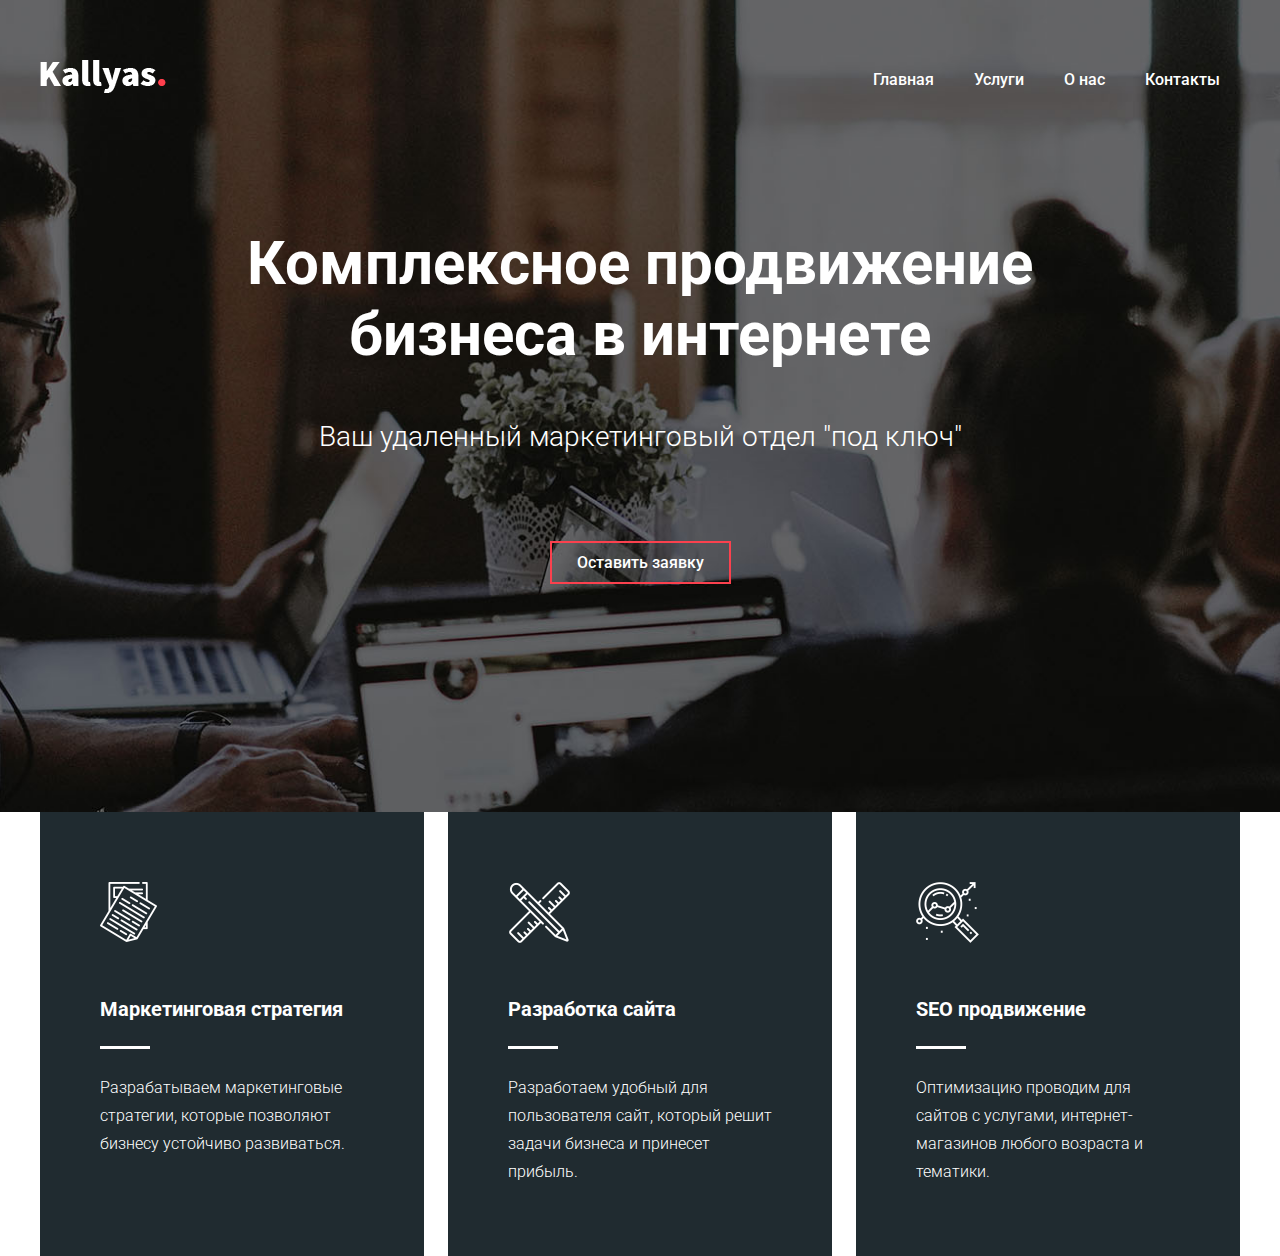
<file: dop_mat-2/index.html>
<!DOCTYPE html>
<html>
<head>
	<meta charset="utf-8">
	<title>Комплексное продвижение бизнеса в интернете</title>
	<link rel="stylesheet" type="text/css" href="css/style.css">
	<link href="https://fonts.googleapis.com/css2?family=Roboto:ital,wght@0,400;0,500;0,700;1,300&display=swap" rel="stylesheet">	
	<meta name="viewport" content="width=device-width, initial-scale=1">

</head>
<body>
<div class="container">
	<div class="header">
		<header class="wrap">
			<div class="header-top">
				<div class="header-logo">
					<a href="#"><img src="img/logo.png"></a>
				</div>
				<nav class="header-menu">
					<ul>
						<li><a href="#">Главная</a></li>
						<li><a href="#">Услуги</a></li>
						<li><a href="#">О нас</a></li>
						<li><a href="#">Контакты</a></li>
					</ul>
				</nav>
			</div>
			<h1>Комплексное продвижение <br>бизнеса в интернете
			</h1>
			<h3>Ваш удаленный маркетинговый отдел "под ключ"
			</h3>
			<div class="header-button">
				<a href="#">Оставить заявку</a>
			</div>
		</header>
	</div>
	<div class="feature">
		<div class="feature-element">
			<img src="img/if1.png">
			<h3>Маркетинговая стратегия</h3>
			<p>Разрабатываем маркетинговые стратегии, которые позволяют бизнесу устойчиво развиваться.</p>
		</div>
		<div class="feature-element">
			<img src="img/if2.png">
			<h3>Разработка сайта</h3>
			<p>Разработаем удобный для пользователя сайт, который решит задачи бизнеса и принесет прибыль.</p>
		</div>		
		<div class="feature-element">
			<img src="img/if3.png">
			<h3>SEO продвижение</h3>
			<p>Оптимизацию проводим для сайтов с услугами, интернет-магазинов любого возраста и тематики.</p>
		</div>
	</div>
</div>
<script type="text/javascript">
	var res = 1;
function factorial(n) {
   
    for(var i = 1; i <= n; i++){
            res = res * i;
            return res;
       
    }
}
console.log(factorial(4));
</script>
</body>
</html>
</file>
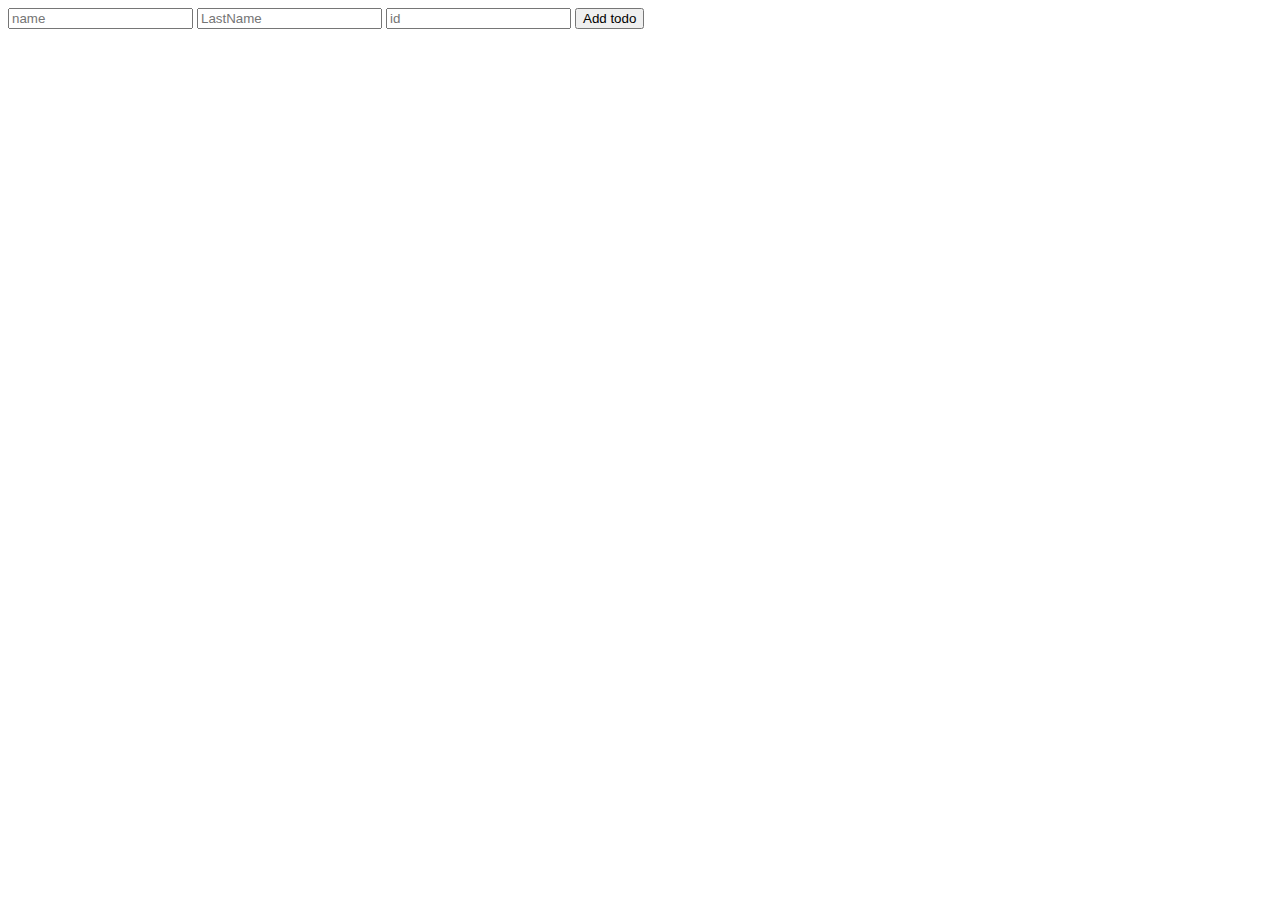
<file: dop_mat-2/index1.html>
<!DOCTYPE html>
<html>
<head>
	<title>Fetch api Post example</title>
</head>
<body>
<form id="form" method="Post">
	<input type="text" name="" id="name" placeholder="name">
	<input type="text" name="LastName" id="LastName" placeholder="LastName">
	<input type="" name="id" id="id" placeholder="id">
	<input type="submit" name="" value="Add todo">
</form>
<div id="temperature">
	
</div>


<script type="text/javascript">
	var dd =fetch('http://api.openweathermap.org/data/2.5/weather?q=London&APPID=6dd615ee3663ab329e17c388aec88988&units=metric')
		.then(res => res.json())
		.then(data => console.log(data));
	// document.getElementById("temperature") = dd;
	console.log(dd);

</script>
</body>
</html>
</file>
<file: dop_mat-2/css/style.css>
*{
	margin: 0;
	padding: 0;
}
body{
	 font-family: 'Roboto', sans-serif;
	 font-weight: 500;
}
.container{
	max-width: 100%;
	min-width: 320px;
}
.header{
	background: url(../img/hbg.jpg) top center no-repeat;
	background-size: cover;
	color: #FFF;
	padding: 0 0 240px 0;	
}
.wrap{
	max-width: 1200px;
	margin: 0 auto;
	padding: 0 20px;
}
.header-top{
	display: flex;
	justify-content: space-between;
	align-items: center;
	padding: 60px 0 130px 0;
}
.header-menu ul{
	list-style-type: none;
	display: flex;

}
.header-menu ul li {
	margin: 0 20px;
}
.header-menu ul li a{
	color: #fff;
	text-decoration: none;
}
.header-menu ul li a:hover{
	text-decoration: underline;
}
.header h1{
	text-align: center;
	font-size: 60px;
	margin-bottom: 50px;
}
.header h3{
	text-align: center;
	font-size: 28px;
	margin-bottom: 100px;
	font-weight: 300
}
.header-button{
	text-align: center;
}
.header-button a{
	color: #fff;
	font-size: 16px;
	text-decoration: none;
	border: 2px solid #fb414e;
	padding: 10px 25px;
}
.header-button a:hover{
	 background: #fb414e;
}

.feature{
	display: flex;
	justify-content: space-between;
	margin: 0 auto;
	max-width: 1200px;
	
}
.feature-element{
	background: #202b30;
	flex-basis: 32%;
	flex-wrap: wrap;
	color: #fff;
	padding: 70px 60px;
	box-sizing: border-box;
}

.feature-element img{
	margin-bottom: 50px;
}
.feature-element h3{
	font-size: 20px;
	margin-bottom: 25px;
}
.feature-element h3:after{
	content: "";
	width: 50px;
	height: 3px;
	background: #fff;
	display: block;
	margin-top: 25px;
}
.feature-element p{
	font-size: 16px;
	font-weight: 300;
	line-height: 28px;
}
</file>
